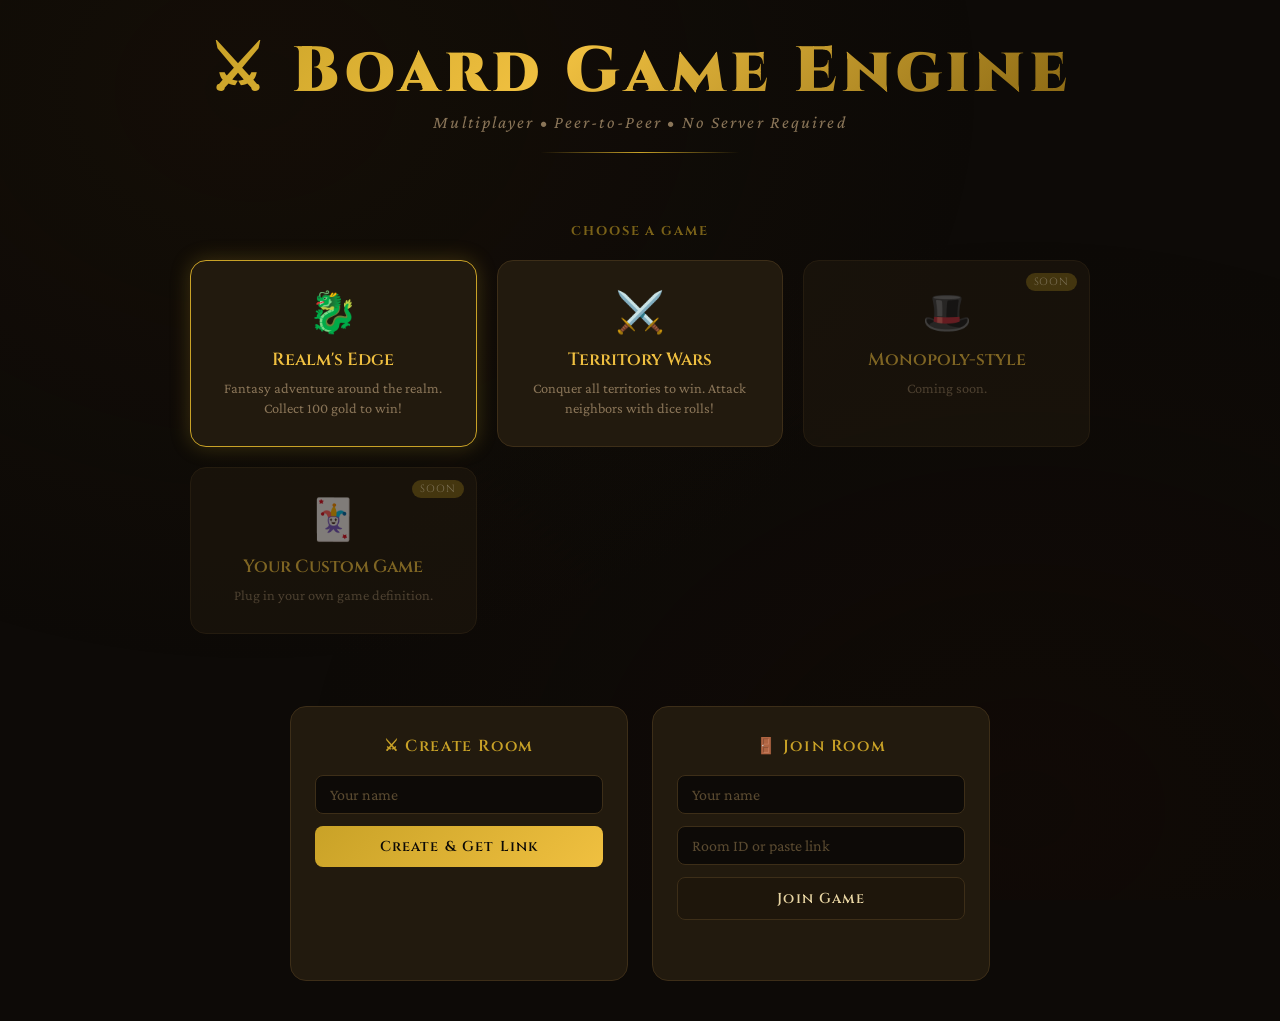
<file: index.html>
<!DOCTYPE html>
<html lang="en">
<head>
  <meta charset="UTF-8">
  <meta name="viewport" content="width=device-width, initial-scale=1.0">
  <title>Board Game Engine — Lobby</title>
  <link rel="stylesheet" href="css/style.css">
  <link rel="icon" href="data:image/svg+xml,<svg xmlns='http://www.w3.org/2000/svg' viewBox='0 0 100 100'><text y='.9em' font-size='90'>🎲</text></svg>">
</head>
<body>

<main class="lobby-page">
  <header class="lobby-header">
    <div class="lobby-logo">⚔ Board Game Engine</div>
    <div class="lobby-subtitle">Multiplayer • Peer-to-Peer • No Server Required</div>
    <div class="gold-divider"></div>
  </header>

  <!-- Game Selection -->
  <section style="width:100%; max-width:900px; margin-bottom:32px;">
    <h2 style="font-family:'Cinzel',serif; color:var(--gold-dim); font-size:0.8rem; letter-spacing:0.15em; text-align:center; margin-bottom:20px;">CHOOSE A GAME</h2>
    <div class="games-grid" id="games-grid">
      <!-- Populated by JS -->
    </div>
  </section>

  <!-- Create / Join panels -->
  <div class="lobby-panels" id="lobby-panels">

    <!-- CREATE ROOM -->
    <div class="lobby-panel">
      <h2>⚔ Create Room</h2>
      <input type="text" id="host-name" placeholder="Your name" maxlength="20">
      <button class="btn btn-primary" id="btn-create" onclick="createRoom()">Create & Get Link</button>

      <div id="room-created" style="display:none; margin-top:16px;">
        <p style="font-size:0.82rem; color:var(--text-dim); margin-bottom:6px;">Share this link with friends:</p>
        <div class="room-link-box" id="room-link-display" onclick="copyLink(this)"></div>
        <p class="copy-hint">Click to copy · Share with up to 3 friends</p>
        <div id="waiting-players" style="margin-top:16px;">
          <p style="font-size:0.85rem; color:var(--text-dim); margin-bottom:8px;">Players in room:</p>
          <ul class="player-list" id="player-list-host"></ul>
        </div>
        <button class="btn btn-primary" id="btn-start" onclick="startGame()" disabled>Start Game</button>
        <p class="status-msg status-info" id="start-status">Waiting for at least 1 more player…</p>
      </div>
      <p class="status-msg" id="create-status"></p>
    </div>

    <!-- JOIN ROOM -->
    <div class="lobby-panel">
      <h2>🚪 Join Room</h2>
      <input type="text" id="join-name" placeholder="Your name" maxlength="20">
      <input type="text" id="join-code" placeholder="Room ID or paste link">
      <button class="btn btn-secondary" id="btn-join" onclick="joinRoom()">Join Game</button>
      <p class="status-msg" id="join-status"></p>
    </div>

  </div>

</main>

<script src="js/games/territory-wars.js"></script>
<script src="js/games/realms-edge.js"></script>

<script>
// ── Available games ─────────────────────────────────────────────────────────
const GAME_LIST = [
  { id: 'realms-edge',    obj: window.GAMES['realms-edge'] },
  { id: 'territory-wars', obj: window.GAMES['territory-wars'] },
  { id: 'monopoly',       obj: null, comingSoon: true, name: 'Monopoly-style', icon: '🎩', desc: 'Coming soon.' },
  { id: 'your-game',      obj: null, comingSoon: true, name: 'Your Custom Game', icon: '🃏', desc: 'Plug in your own game definition.' },
];
let selectedGameId = 'realms-edge';
let hostPlayers = [];
let myName = '';
const PLAYER_COLORS = ['#e74c3c', '#3498db', '#2ecc71', '#f39c12'];

// ── Render game cards ───────────────────────────────────────────────────────
function renderGameCards() {
  const grid = document.getElementById('games-grid');
  grid.innerHTML = GAME_LIST.map(g => {
    const game = g.obj || {};
    const name = g.name || game.name || g.id;
    const icon = g.icon || game.icon || '🎲';
    const desc = g.desc || game.description || '';
    const cs   = g.comingSoon;
    return `
      <div class="game-card ${g.id === selectedGameId ? 'selected' : ''} ${cs ? '' : ''}" 
           onclick="${cs ? '' : `selectGame('${g.id}')`}"
           style="${cs ? 'opacity:0.5;cursor:not-allowed' : 'cursor:pointer'}">
        ${cs ? `<div class="coming-soon">SOON</div>` : ''}
        <div class="game-card-icon">${icon}</div>
        <div class="game-card-name">${name}</div>
        <div class="game-card-desc">${desc}</div>
      </div>
    `;
  }).join('');
}

function selectGame(id) {
  selectedGameId = id;
  renderGameCards();
}

renderGameCards();

// ── CREATE ROOM ─────────────────────────────────────────────────────────────
function createRoom() {
  myName = document.getElementById('host-name').value.trim() || 'Host';
  const roomId = Math.random().toString(36).slice(2, 10);
  sessionStorage.setItem('bge_room', roomId);
  sessionStorage.setItem('bge_name', myName);
  sessionStorage.setItem('bge_host', '1');
  sessionStorage.setItem('bge_game', selectedGameId);
  // Redirect to play.html immediately so the PeerJS peer is live — guests who
  // click the invite link will see the host's lobby and be listed in real-time.
  window.location.href = `play.html?room=${roomId}&game=${selectedGameId}&host=1`;
}

function renderHostPlayerList() {
  const ul = document.getElementById('player-list-host');
  ul.innerHTML = hostPlayers.map((p, i) => `
    <li>
      <span class="player-dot" style="background:${PLAYER_COLORS[i]}"></span>
      ${p.name}${p.isHost ? ' <span style="font-size:0.75rem;color:var(--text-dim)">(you)</span>' : ''}
    </li>
  `).join('');
}

function updateStartButton() {
  const btn = document.getElementById('btn-start');
  const status = document.getElementById('start-status');
  btn.disabled = false;
  status.textContent = 'Share the link above. Friends can join once you click Start Game.';
  sessionStorage.setItem('bge_players', JSON.stringify(hostPlayers));
}

function startGame() {
  sessionStorage.setItem('bge_players', JSON.stringify(hostPlayers));
  const roomId = sessionStorage.getItem('bge_room');
  window.location.href = `play.html?room=${roomId}&game=${selectedGameId}&host=1`;
}

function copyLink(el) {
  navigator.clipboard.writeText(el.textContent.trim()).then(() => {
    const orig = el.textContent;
    el.textContent = '✅ Copied!';
    setTimeout(() => el.textContent = orig, 1800);
  });
}

// ── JOIN ROOM ────────────────────────────────────────────────────────────────
function joinRoom() {
  myName = document.getElementById('join-name').value.trim() || 'Guest';
  let code = document.getElementById('join-code').value.trim();

  // Extract room ID from full link if pasted
  const match = code.match(/[?&]room=([^&]+)/);
  if (match) code = match[1];

  const gameMatch = document.getElementById('join-code').value.match(/[?&]game=([^&]+)/);
  const gameId = gameMatch ? gameMatch[1] : selectedGameId;

  if (!code) {
    setJoinStatus('Enter a Room ID or paste the link', 'err');
    return;
  }

  sessionStorage.setItem('bge_room', code);
  sessionStorage.setItem('bge_name', myName);
  sessionStorage.setItem('bge_host', '0');
  sessionStorage.setItem('bge_game', gameId);
  // The actual P2P connection happens in play.html
  window.location.href = `play.html?room=${code}&game=${gameId}`;
}

function setJoinStatus(msg, type) {
  const el = document.getElementById('join-status');
  el.textContent = msg;
  el.className = `status-msg status-${type}`;
}

// Auto-fill join code from URL
const urlRoom = new URLSearchParams(location.search).get('room');
if (urlRoom) {
  document.getElementById('join-code').value = location.href;
}
</script>
</body>
</html>
</file>
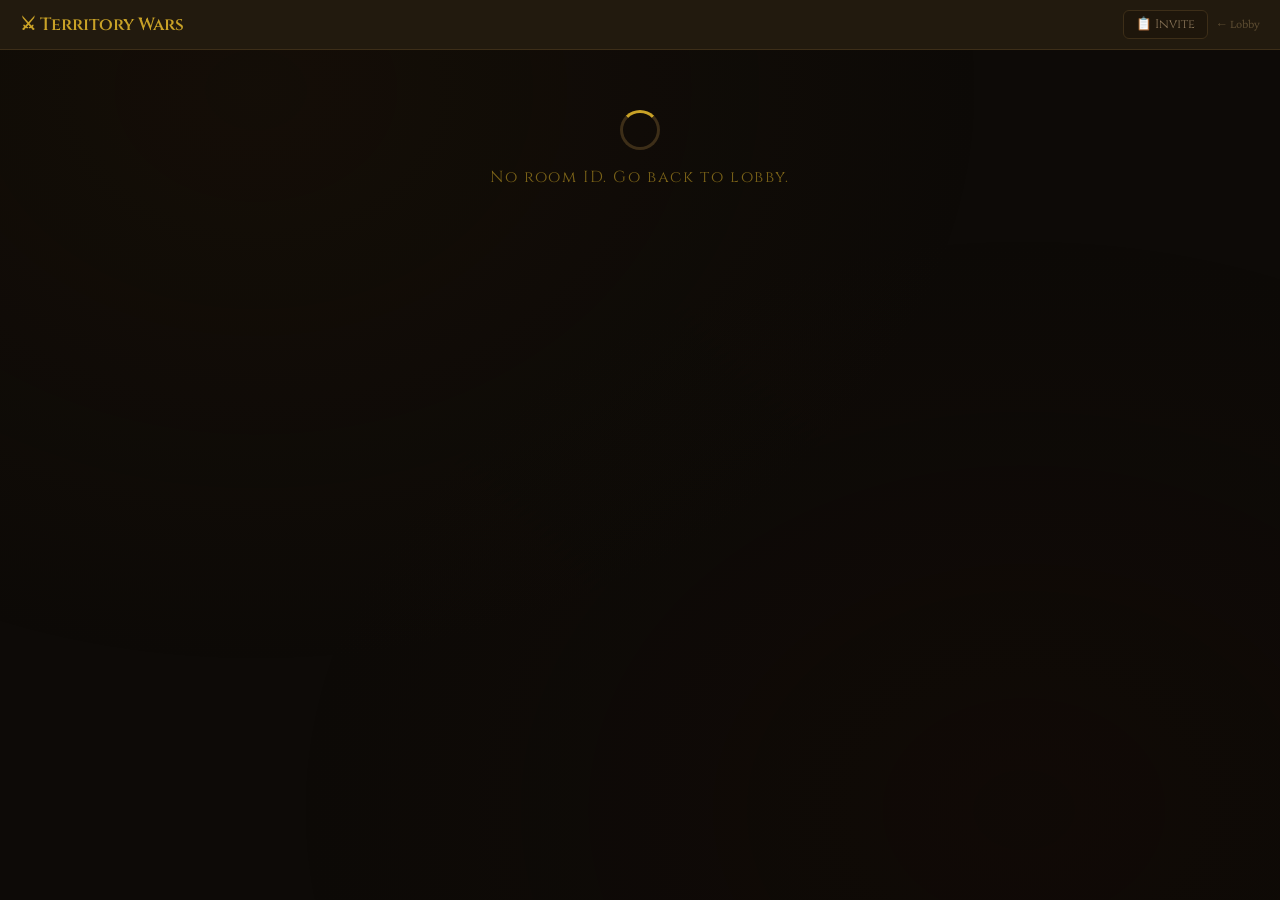
<file: play.html>
<!DOCTYPE html>
<html lang="en">
<head>
  <meta charset="UTF-8">
  <meta name="viewport" content="width=device-width, initial-scale=1.0">
  <title>Board Game Engine — Play</title>
  <link rel="stylesheet" href="css/style.css">
  <link rel="icon" href="data:image/svg+xml,<svg xmlns='http://www.w3.org/2000/svg' viewBox='0 0 100 100'><text y='.9em' font-size='90'>🎲</text></svg>">
</head>
<body>

<div class="game-page" id="game-page">

  <!-- Header -->
  <header class="game-header">
    <div>
      <span class="game-header-title" id="game-title">⚔ Board Game Engine</span>
      <span class="header-status" id="header-status" style="margin-left:12px"></span>
    </div>
    <div class="header-players" id="header-players"></div>
    <div style="display:flex;gap:8px;align-items:center">
      <button onclick="copyRoomLink()" style="background:var(--bg-panel);border:1px solid var(--border);color:var(--text-dim);border-radius:6px;padding:5px 12px;cursor:pointer;font-size:0.78rem;font-family:'Cinzel',serif" title="Copy room link">📋 Invite</button>
      <a href="index.html" style="color:var(--text-muted);font-size:0.78rem;text-decoration:none">← Lobby</a>
    </div>
  </header>

  <!-- Loading state -->
  <div id="loading-screen" class="loading">
    <div class="spinner"></div>
    <div id="loading-msg">Connecting…</div>
  </div>

  <!-- Host pre-game lobby (live — guests appear here as they connect) -->
  <div id="host-lobby" style="display:none;flex-direction:column;align-items:center;justify-content:center;flex:1;gap:20px;padding:40px;text-align:center">
    <div style="font-family:'Cinzel',serif;color:var(--gold);font-size:1rem;letter-spacing:.12em">ROOM READY</div>
    <div style="font-size:0.82rem;color:var(--text-dim)">Share this link — friends can join now:</div>
    <div id="lobby-link" onclick="copyRoomLink()" title="Click to copy"
         style="cursor:pointer;background:var(--bg-panel);border:1px solid var(--border);padding:10px 18px;border-radius:8px;font-size:0.78rem;max-width:500px;word-break:break-all"></div>
    <div id="lobby-players" style="display:flex;gap:8px;flex-wrap:wrap;justify-content:center;min-height:32px"></div>
    <button class="btn btn-primary" onclick="hostStartGame()">▶ Start Game</button>
    <p style="font-size:0.75rem;color:var(--text-muted);margin:0">You can start alone or wait for others to join.</p>
  </div>

  <!-- Guest waiting screen -->
  <div id="guest-waiting" style="display:none;flex-direction:column;align-items:center;justify-content:center;flex:1;gap:14px">
    <div class="spinner"></div>
    <div style="color:var(--text-dim)">Connected — waiting for host to start…</div>
    <div id="guest-lobby-players" style="display:flex;gap:8px;flex-wrap:wrap;justify-content:center;min-height:28px"></div>
  </div>

  <!-- Game container -->
  <div id="game-container" style="display:none"></div>

  <!-- Chat bar -->
  <div class="chat-panel" id="chat-panel" style="display:none">
    <div class="chat-log" id="chat-log" style="flex:1;max-height:60px;overflow-y:auto"></div>
    <input type="text" class="chat-input" id="chat-input" placeholder="Chat…" maxlength="120" onkeydown="if(event.key==='Enter')sendChat()">
    <button class="chat-send" onclick="sendChat()">Send</button>
  </div>

</div>

<script src="js/peerjs.min.js"></script>
<script src="js/engine.js"></script>
<script src="js/network.js"></script>
<script src="js/games/territory-wars.js"></script>
<script src="js/games/realms-edge.js"></script>

<script>
// ── Parse URL params + sessionStorage ────────────────────────────────────────
const params = new URLSearchParams(location.search);
const roomId  = params.get('room');
const gameId  = params.get('game') || sessionStorage.getItem('bge_game') || 'territory-wars';
const isHost  = params.get('host') === '1' || sessionStorage.getItem('bge_host') === '1';
const myName  = sessionStorage.getItem('bge_name') || 'Player';
const storedPlayers = JSON.parse(sessionStorage.getItem('bge_players') || 'null');

const game = window.GAMES[gameId];
if (!game) {
  document.getElementById('loading-msg').textContent = `Unknown game: ${gameId}`;
  throw new Error('Unknown game');
}

document.getElementById('game-title').textContent = `⚔ ${game.name}`;
document.title = `${game.name} — Board Game Engine`;

// ── Network & Engine ─────────────────────────────────────────────────────────
let network = null;
let engine  = null;
let myPlayerId = null;
let allPlayers = []; // list of {id, name, color}

const PLAYER_COLORS = ['#e74c3c', '#3498db', '#2ecc71', '#f39c12'];

function setLoading(msg) {
  document.getElementById('loading-msg').textContent = msg;
}

function hideLoading() {
  document.getElementById('loading-screen').style.display = 'none';
  document.getElementById('game-container').style.display = 'block';
  document.getElementById('chat-panel').style.display = 'flex';
}

function setHeaderStatus(msg, color = 'var(--text-dim)') {
  const el = document.getElementById('header-status');
  el.textContent = msg;
  el.style.color = color;
}

function renderHeaderPlayers() {
  document.getElementById('header-players').innerHTML = allPlayers.map((p, i) => `
    <span style="font-size:0.78rem;font-family:'Cinzel',serif;color:${p.color || PLAYER_COLORS[i]};padding:3px 10px;border:1px solid ${p.color || PLAYER_COLORS[i]}40;border-radius:20px">
      ${p.name}${p.id === myPlayerId ? ' (you)' : ''}
    </span>
  `).join('');
}

// ── Chat ─────────────────────────────────────────────────────────────────────
function sendChat() {
  const input = document.getElementById('chat-input');
  const text = input.value.trim();
  if (!text) return;
  network.sendChat(text, myName);
  input.value = '';
}

function appendChat(senderName, text) {
  const log = document.getElementById('chat-log');
  const line = document.createElement('div');
  line.className = 'chat-line';
  line.innerHTML = `<strong>${senderName}:</strong> ${text}`;
  log.appendChild(line);
  log.scrollTop = log.scrollHeight;
}

// ── Pre-game lobby helpers ────────────────────────────────────────────────────
function renderLobbyPlayers() {
  document.getElementById('lobby-players').innerHTML = allPlayers.map((p, i) =>
    `<span style="font-size:0.82rem;color:${p.color||PLAYER_COLORS[i]};padding:3px 10px;border:1px solid ${(p.color||PLAYER_COLORS[i])}40;border-radius:16px">${p.name}${p.id===myPlayerId?' (you)':''}</span>`
  ).join('');
}

function hostStartGame() {
  document.getElementById('host-lobby').style.display = 'none';
  // Notify each guest individually so they know their own player ID
  allPlayers.forEach((p, i) => {
    if (i === 0) return; // skip host
    network.sendTo(p.id, { type: 'START_GAME', players: allPlayers, yourPlayerId: p.id });
  });
  startGame(allPlayers); // host starts; engine.startGame broadcasts STATE_UPDATE to all guests
}

// ── Init ─────────────────────────────────────────────────────────────────────
async function init() {
  if (!roomId) {
    setLoading('No room ID. Go back to lobby.');
    return;
  }

  network = new P2PNetwork();

  // Chat handler
  network.onMessage = (msg, fromId) => {
    if (msg.type === 'CHAT') {
      appendChat(msg.senderName, msg.text);
      // If host, forward to others
      if (isHost) network.broadcast(msg);
    }
  };

  if (isHost) {
    setLoading('Setting up room…');
    try {
      const hostId = await network.createRoom(myName, roomId);
      myPlayerId = hostId;
      allPlayers = [{ id: hostId, name: myName, color: PLAYER_COLORS[0] }];
      renderHeaderPlayers();
      setHeaderStatus('Hosting · Room ' + hostId.slice(0,8) + '…', 'var(--gold)');

      // Show pre-game lobby — the peer is live so guests can connect and appear here
      document.getElementById('loading-screen').style.display = 'none';
      document.getElementById('host-lobby').style.display = 'flex';
      document.getElementById('lobby-link').textContent =
        `${location.origin}${location.pathname}?room=${roomId}&game=${gameId}`;
      renderLobbyPlayers();

      network.onPlayerJoined = (p) => {
        const color = PLAYER_COLORS[allPlayers.length % PLAYER_COLORS.length];
        const tempState = game.createInitialState([{ id: p.peerId, name: p.name }]);
        const guest = { ...tempState.players[0], color };
        allPlayers.push(guest);
        renderHeaderPlayers();
        renderLobbyPlayers();
        setHeaderStatus(`${p.name} joined`, 'var(--green)');
        setTimeout(() => setHeaderStatus('Hosting', 'var(--gold)'), 3000);

        if (engine?.state) {
          // Game already running (late joiner) — sync state with their player ID
          engine.state.players.push(guest);
          engine.forceRender();
          network.sendTo(p.peerId, { type: 'STATE_UPDATE', state: engine.state, yourPlayerId: p.peerId });
          network.broadcast({ type: 'STATE_UPDATE', state: engine.state });
        } else {
          // Still in lobby — push updated player list to every connected guest
          allPlayers.forEach((gp, i) => {
            if (i === 0) return; // skip host
            network.sendTo(gp.id, { type: 'LOBBY_UPDATE', players: allPlayers, yourPlayerId: gp.id });
          });
        }
      };

      network.onMessage = (msg, fromId) => {
        if (msg.type === 'ACTION' && engine) {
          engine._processAction(msg.action);
        } else if (msg.type === 'CHAT') {
          appendChat(msg.senderName, msg.text);
          network.broadcast(msg);
        }
      };

    } catch(e) {
      setLoading('Failed to create room: ' + e.message);
    }

  } else {
    // Guest
    setLoading('Connecting to host…');
    network.onRetry = (attempt, max) => setLoading(`Waiting for host… (${attempt}/${max})`);
    try {
      const myId = await network.joinRoom(roomId, myName);
      myPlayerId = myId;
      setHeaderStatus('Connected · Room ' + roomId.slice(0,8) + '…', 'var(--green)');

      // Show waiting screen; host will send LOBBY_UPDATE while in pre-game,
      // or START_GAME / STATE_UPDATE when the game begins.
      document.getElementById('loading-screen').style.display = 'none';
      document.getElementById('guest-waiting').style.display = 'flex';

      network.onMessage = (msg, fromId) => {
        if (msg.type === 'LOBBY_UPDATE') {
          // Host updated the lobby player list
          myPlayerId = msg.yourPlayerId;
          allPlayers = msg.players;
          renderHeaderPlayers();
          document.getElementById('guest-lobby-players').innerHTML = msg.players.map((p, i) =>
            `<span style="font-size:0.82rem;color:${p.color||PLAYER_COLORS[i]};padding:3px 10px;border:1px solid ${(p.color||PLAYER_COLORS[i])}40;border-radius:16px">${p.name}${p.id===myPlayerId?' (you)':''}</span>`
          ).join('');

        } else if (msg.type === 'START_GAME') {
          myPlayerId = msg.yourPlayerId || myPlayerId;
          document.getElementById('guest-waiting').style.display = 'none';
          startGame(msg.players);

        } else if (msg.type === 'STATE_UPDATE' || msg.type === 'GAME_OVER') {
          if (msg.yourPlayerId) myPlayerId = msg.yourPlayerId;
          if (!engine) {
            document.getElementById('guest-waiting').style.display = 'none';
            startGame(msg.state.players, msg.state);
          } else {
            engine._handleNetworkMessage(msg, fromId);
          }
        } else if (msg.type === 'CHAT') {
          appendChat(msg.senderName, msg.text);
        }
      };

    } catch(e) {
      setLoading('Could not connect. Room may not exist or host left.');
    }
  }
}

function startGame(players, existingState = null) {
  allPlayers = players;
  renderHeaderPlayers();
  hideLoading();

  const container = document.getElementById('game-container');

  // Find my player id that matches a player
  // For host: myPlayerId = roomId (PeerJS id)
  // For guest: need to figure out which player slot
  const matchedPlayer = players.find(p => p.id === myPlayerId || p.name === myName);
  const effectiveId = matchedPlayer?.id || players[0]?.id;

  engine = new BoardGameEngine({
    game,
    network,
    container,
    playerId: effectiveId,
    isHost
  });

  // The engine overwrites network.onMessage in its constructor.
  // Wrap it so CHAT is intercepted before reaching the engine,
  // and the host forwards guest chat to everyone else.
  const engineMsgHandler = network.onMessage;
  network.onMessage = (msg, fromId) => {
    if (msg.type === 'CHAT') {
      appendChat(msg.senderName, msg.text);
      if (isHost && fromId !== network.myId) network.broadcast(msg);
    } else {
      engineMsgHandler?.(msg, fromId);
    }
  };

  engine.on('log', entry => {
    if (engine.state) {
      engine.state.log = engine.state.log || [];
      engine.state.log.push(entry.msg);
    }
  });

  engine.on('gameover', winner => {
    setHeaderStatus(`🏆 ${winner?.name} wins!`, 'var(--gold)');
  });

  engine.on('invalid-action', result => {
    setHeaderStatus(result.reason || 'Invalid action', 'var(--red)');
    setTimeout(() => setHeaderStatus(''), 2000);
  });

  if (isHost && !existingState) {
    engine.startGame(players);
  } else if (existingState) {
    engine.state = existingState;
    engine.forceRender();
  }
}

function copyRoomLink() {
  const link = `${location.origin}${location.pathname.replace('play.html','index.html')}?room=${roomId}&game=${gameId}`;
  navigator.clipboard.writeText(link).then(() => {
    setHeaderStatus('Link copied!', 'var(--green)');
    setTimeout(() => setHeaderStatus(''), 2000);
  });
}

init();
</script>
</body>
</html>
</file>
<file: css/style.css>
/* ═══════════════════════════════════════════════════════════════════════════
   BOARD GAME ENGINE — Styles
   Aesthetic: Dark tabletop luxury — mahogany, felt green, aged gold
   ═══════════════════════════════════════════════════════════════════════════ */

@import url('https://fonts.googleapis.com/css2?family=Cinzel:wght@400;600;900&family=Crimson+Pro:ital,wght@0,300;0,400;0,600;1,300;1,400&display=swap');

:root {
  --bg-deep:     #0d0a07;
  --bg-dark:     #1a1208;
  --bg-card:     #221a0e;
  --bg-panel:    #1e160b;
  --border:      #3d2e18;
  --border-glow: #8b6914;
  --gold:        #c9a227;
  --gold-light:  #f0c040;
  --gold-dim:    #7a6218;
  --text-main:   #e8d5a3;
  --text-dim:    #8a7558;
  --text-muted:  #5a4a30;
  --felt:        #0d2d1a;
  --felt-light:  #143d25;
  --red:         #c0392b;
  --green:       #27ae60;
  --radius:      8px;
  --radius-lg:   16px;
}

* { box-sizing: border-box; margin: 0; padding: 0; }

html, body {
  min-height: 100vh;
  background: var(--bg-deep);
  color: var(--text-main);
  font-family: 'Crimson Pro', serif;
  font-size: 16px;
  overflow-x: hidden;
}

/* ── Background texture ── */
body::before {
  content: '';
  position: fixed;
  inset: 0;
  background-image:
    radial-gradient(ellipse at 20% 10%, #2a1a0840 0%, transparent 50%),
    radial-gradient(ellipse at 80% 90%, #1a0a0440 0%, transparent 50%);
  pointer-events: none;
  z-index: 0;
}

/* ════════════════════════════════════════
   LOBBY PAGE
   ════════════════════════════════════════ */

.lobby-page {
  position: relative;
  z-index: 1;
  min-height: 100vh;
  display: flex;
  flex-direction: column;
  align-items: center;
  padding: 40px 20px;
}

.lobby-header {
  text-align: center;
  margin-bottom: 50px;
}

.lobby-logo {
  font-family: 'Cinzel', serif;
  font-size: clamp(2rem, 6vw, 4rem);
  font-weight: 900;
  background: linear-gradient(135deg, #c9a227 0%, #f0c040 40%, #8b6914 100%);
  -webkit-background-clip: text;
  -webkit-text-fill-color: transparent;
  background-clip: text;
  letter-spacing: 0.08em;
  line-height: 1;
  margin-bottom: 8px;
}

.lobby-subtitle {
  color: var(--text-dim);
  font-style: italic;
  font-size: 1.1rem;
  letter-spacing: 0.12em;
}

.gold-divider {
  width: 200px;
  height: 1px;
  background: linear-gradient(90deg, transparent, var(--gold), transparent);
  margin: 20px auto;
}

/* Game selection grid */
.games-grid {
  display: grid;
  grid-template-columns: repeat(auto-fill, minmax(240px, 1fr));
  gap: 20px;
  max-width: 900px;
  width: 100%;
  margin-bottom: 40px;
}

.game-card {
  background: var(--bg-card);
  border: 1px solid var(--border);
  border-radius: var(--radius-lg);
  padding: 28px 22px;
  cursor: pointer;
  transition: all 0.25s ease;
  text-align: center;
  position: relative;
  overflow: hidden;
}

.game-card::before {
  content: '';
  position: absolute;
  inset: 0;
  background: linear-gradient(135deg, var(--gold-dim)10 0%, transparent 60%);
  opacity: 0;
  transition: opacity 0.25s;
}

.game-card:hover::before { opacity: 1; }
.game-card:hover { border-color: var(--gold); transform: translateY(-3px); box-shadow: 0 8px 30px #c9a22720; }
.game-card.selected { border-color: var(--gold); box-shadow: 0 0 20px #c9a22740; }

.game-card-icon { font-size: 2.5rem; margin-bottom: 12px; }
.game-card-name { font-family: 'Cinzel', serif; font-size: 1.1rem; font-weight: 600; color: var(--gold-light); margin-bottom: 6px; }
.game-card-desc { font-size: 0.9rem; color: var(--text-dim); line-height: 1.4; }

.coming-soon {
  position: absolute;
  top: 12px; right: 12px;
  font-size: 0.65rem;
  background: var(--gold-dim);
  color: var(--text-main);
  padding: 2px 8px;
  border-radius: 20px;
  font-family: 'Cinzel', serif;
  letter-spacing: 0.08em;
}

/* Lobby panels */
.lobby-panels {
  display: grid;
  grid-template-columns: 1fr 1fr;
  gap: 24px;
  max-width: 700px;
  width: 100%;
}

@media (max-width: 580px) {
  .lobby-panels { grid-template-columns: 1fr; }
}

.lobby-panel {
  background: var(--bg-card);
  border: 1px solid var(--border);
  border-radius: var(--radius-lg);
  padding: 28px 24px;
}

.lobby-panel h2 {
  font-family: 'Cinzel', serif;
  font-size: 1rem;
  font-weight: 600;
  color: var(--gold);
  letter-spacing: 0.1em;
  margin-bottom: 18px;
  text-align: center;
}

/* Inputs & buttons */
input[type="text"] {
  width: 100%;
  background: var(--bg-deep);
  border: 1px solid var(--border);
  border-radius: var(--radius);
  color: var(--text-main);
  font-family: 'Crimson Pro', serif;
  font-size: 1rem;
  padding: 10px 14px;
  margin-bottom: 12px;
  transition: border-color 0.2s;
  outline: none;
}
input[type="text"]:focus { border-color: var(--gold); }
input[type="text"]::placeholder { color: var(--text-muted); }

.btn {
  display: block;
  width: 100%;
  padding: 11px 20px;
  border: none;
  border-radius: var(--radius);
  cursor: pointer;
  font-family: 'Cinzel', serif;
  font-size: 0.9rem;
  font-weight: 600;
  letter-spacing: 0.08em;
  transition: all 0.2s;
  text-align: center;
}

.btn-primary {
  background: linear-gradient(135deg, #c9a227, #f0c040);
  color: #0d0a07;
}
.btn-primary:hover { filter: brightness(1.15); transform: translateY(-1px); }

.btn-secondary {
  background: var(--bg-panel);
  color: var(--text-main);
  border: 1px solid var(--border);
}
.btn-secondary:hover { border-color: var(--gold); color: var(--gold); }

.btn:disabled {
  opacity: 0.4;
  cursor: not-allowed;
  transform: none;
}

/* Room link display */
.room-link-box {
  background: var(--bg-deep);
  border: 1px solid var(--border-glow);
  border-radius: var(--radius);
  padding: 10px 14px;
  margin: 12px 0;
  font-size: 0.8rem;
  color: var(--gold-light);
  word-break: break-all;
  cursor: pointer;
  transition: background 0.2s;
  font-family: monospace;
}
.room-link-box:hover { background: #2a1a0a; }

.copy-hint { font-size: 0.75rem; color: var(--text-muted); text-align: center; margin-top: 4px; }

/* Status messages */
.status-msg { font-size: 0.9rem; text-align: center; margin-top: 12px; min-height: 20px; }
.status-ok  { color: var(--green); }
.status-err { color: var(--red); }
.status-info { color: var(--text-dim); font-style: italic; }

/* Waiting room */
.waiting-room {
  text-align: center;
  padding: 20px;
}

.waiting-room h3 {
  font-family: 'Cinzel', serif;
  color: var(--gold);
  margin-bottom: 12px;
}

.player-list {
  list-style: none;
  margin: 16px 0;
}

.player-list li {
  display: flex;
  align-items: center;
  gap: 10px;
  padding: 8px 12px;
  background: var(--bg-panel);
  border-radius: var(--radius);
  margin-bottom: 8px;
  font-size: 0.95rem;
}

.player-dot {
  width: 10px; height: 10px;
  border-radius: 50%;
}

/* ════════════════════════════════════════
   GAME PAGE
   ════════════════════════════════════════ */

.game-page {
  position: relative;
  z-index: 1;
  min-height: 100vh;
  display: flex;
  flex-direction: column;
}

.game-header {
  background: var(--bg-card);
  border-bottom: 1px solid var(--border);
  padding: 10px 20px;
  display: flex;
  align-items: center;
  justify-content: space-between;
  flex-wrap: wrap;
  gap: 10px;
}

.game-header-title {
  font-family: 'Cinzel', serif;
  font-size: 1.1rem;
  color: var(--gold);
  font-weight: 600;
}

.header-status {
  font-size: 0.85rem;
  color: var(--text-dim);
}

.header-players {
  display: flex;
  gap: 8px;
  flex-wrap: wrap;
}

/* ── Game rendering area ── */
#game-container {
  flex: 1;
  padding: 12px;
  overflow: auto;
}

/* Game wrap */
.game-wrap {
  max-width: 1100px;
  margin: 0 auto;
}

.game-top-bar {
  display: flex;
  align-items: center;
  gap: 12px;
  flex-wrap: wrap;
  margin-bottom: 12px;
  background: var(--bg-card);
  border: 1px solid var(--border);
  border-radius: var(--radius);
  padding: 10px 16px;
}

.turn-badge {
  font-family: 'Cinzel', serif;
  font-size: 0.8rem;
  font-weight: 600;
  letter-spacing: 0.08em;
  padding: 4px 12px;
  border-radius: 20px;
  border: 1px solid;
}

.phase-badge {
  font-size: 0.8rem;
  background: var(--bg-panel);
  border: 1px solid var(--border);
  border-radius: 20px;
  padding: 4px 12px;
  color: var(--text-dim);
  font-family: 'Cinzel', serif;
  letter-spacing: 0.06em;
}

.armies-badge {
  font-size: 0.8rem;
  background: #27ae6020;
  border: 1px solid #27ae60;
  border-radius: 20px;
  padding: 4px 12px;
  color: #27ae60;
  animation: pulse 1.5s infinite;
}

@keyframes pulse {
  0%, 100% { opacity: 1; }
  50% { opacity: 0.6; }
}

.player-list-mini {
  display: flex;
  gap: 8px;
  flex-wrap: wrap;
  margin-left: auto;
}

.player-chip {
  font-size: 0.75rem;
  border: 1px solid;
  border-radius: 20px;
  padding: 3px 10px;
  display: flex;
  align-items: center;
  gap: 5px;
  font-family: 'Cinzel', serif;
}

.player-chip.dead { opacity: 0.35; text-decoration: line-through; }

.chip-dot { width: 7px; height: 7px; border-radius: 50%; }
.chip-count { margin-left: 3px; font-size: 0.8rem; }

/* ── Game main layout ── */
.game-main {
  display: grid;
  grid-template-columns: 1fr 240px;
  gap: 12px;
  align-items: start;
}

@media (max-width: 700px) {
  .game-main { grid-template-columns: 1fr; }
}

/* ── Map ── */
.map-container {
  background: var(--felt);
  border: 2px solid var(--border);
  border-radius: var(--radius-lg);
  overflow: hidden;
  box-shadow: inset 0 0 40px #00000060;
  position: relative;
}

#game-map {
  width: 100%;
  height: auto;
  display: block;
}

.map-edge {
  stroke: #2a4a30;
  stroke-width: 2;
  stroke-dasharray: 6, 4;
}

.territory text { pointer-events: none; }

.terr-name {
  font-family: 'Cinzel', serif;
  font-size: 9px;
  fill: #c8d8c0;
  letter-spacing: 0.04em;
}

.terr-armies {
  font-family: 'Cinzel', serif;
  font-size: 11px;
  fill: #f0e8c0;
  font-weight: 600;
}

.territory.selected circle { stroke-width: 3; }
.territory:hover circle { opacity: 0.9; }
.territory.attackable circle { stroke: #ff4444 !important; }

/* ── Side panel ── */
.side-panel {
  display: flex;
  flex-direction: column;
  gap: 12px;
}

.controls-panel {
  background: var(--bg-card);
  border: 1px solid var(--border);
  border-radius: var(--radius);
  padding: 16px;
}

.controls-panel h3 {
  font-family: 'Cinzel', serif;
  font-size: 0.9rem;
  color: var(--gold);
  margin-bottom: 10px;
}

.hint {
  font-size: 0.82rem;
  color: var(--text-dim);
  font-style: italic;
  line-height: 1.4;
  margin-bottom: 12px;
}

.waiting-text {
  font-size: 0.9rem;
  color: var(--text-dim);
  font-style: italic;
  text-align: center;
  padding: 12px 0;
}

.ctrl-btn {
  display: block;
  width: 100%;
  padding: 9px;
  border-radius: var(--radius);
  border: none;
  cursor: pointer;
  font-family: 'Cinzel', serif;
  font-size: 0.8rem;
  font-weight: 600;
  letter-spacing: 0.06em;
  transition: all 0.2s;
  margin-top: 8px;
}

.ctrl-btn.primary { background: linear-gradient(135deg, #c9a227, #f0c040); color: #0d0a07; }
.ctrl-btn.primary:hover { filter: brightness(1.15); }
.ctrl-btn.secondary { background: var(--bg-panel); color: var(--text-main); border: 1px solid var(--border); }
.ctrl-btn.secondary:hover { border-color: var(--gold); color: var(--gold); }

/* Dice result */
.dice-result {
  background: var(--bg-card);
  border: 1px solid var(--border-glow);
  border-radius: var(--radius);
  padding: 14px;
}

.dice-row {
  display: flex;
  align-items: center;
  gap: 6px;
  margin-bottom: 6px;
}

.dice-label {
  font-size: 0.75rem;
  color: var(--text-dim);
  width: 48px;
  font-family: 'Cinzel', serif;
}

.die {
  width: 28px;
  height: 28px;
  border-radius: 5px;
  display: flex;
  align-items: center;
  justify-content: center;
  font-family: 'Cinzel', serif;
  font-weight: 600;
  font-size: 0.9rem;
}

.die.atk { background: #c0392b22; border: 1px solid #c0392b; color: #e74c3c; }
.die.def { background: #2980b922; border: 1px solid #2980b9; color: #3498db; }

.dice-outcome {
  font-size: 0.8rem;
  color: var(--gold);
  font-family: 'Cinzel', serif;
  margin-top: 6px;
  text-align: center;
}

/* Game log */
.game-log {
  background: var(--bg-card);
  border: 1px solid var(--border);
  border-radius: var(--radius);
  padding: 14px;
  max-height: 200px;
  overflow-y: auto;
}

.game-log h4 {
  font-family: 'Cinzel', serif;
  font-size: 0.8rem;
  color: var(--gold-dim);
  letter-spacing: 0.08em;
  margin-bottom: 8px;
}

.log-line {
  font-size: 0.78rem;
  color: var(--text-dim);
  padding: 3px 0;
  border-bottom: 1px solid var(--bg-panel);
  line-height: 1.4;
}

.log-line:last-child { border-bottom: none; }

/* Game over overlay */
.gameover-overlay {
  position: fixed;
  inset: 0;
  background: #0d0a07cc;
  display: flex;
  align-items: center;
  justify-content: center;
  z-index: 100;
  backdrop-filter: blur(6px);
  animation: fadeIn 0.5s ease;
}

.gameover-box {
  background: var(--bg-card);
  border: 2px solid var(--gold);
  border-radius: var(--radius-lg);
  padding: 50px 60px;
  text-align: center;
  box-shadow: 0 0 60px #c9a22740;
  animation: scaleIn 0.4s ease;
}

.gameover-crown { font-size: 4rem; margin-bottom: 16px; }
.gameover-box h2 { font-family: 'Cinzel', serif; font-size: 2rem; color: var(--gold-light); margin-bottom: 10px; }
.gameover-box p { color: var(--text-dim); font-style: italic; font-size: 1.1rem; }

@keyframes fadeIn { from { opacity: 0; } to { opacity: 1; } }
@keyframes scaleIn { from { transform: scale(0.8); opacity: 0; } to { transform: scale(1); opacity: 1; } }

/* ── Chat ── */
.chat-panel {
  background: var(--bg-card);
  border-top: 1px solid var(--border);
  padding: 10px 20px;
  display: flex;
  gap: 10px;
  align-items: center;
}

.chat-input {
  flex: 1;
  background: var(--bg-deep);
  border: 1px solid var(--border);
  border-radius: var(--radius);
  color: var(--text-main);
  font-family: 'Crimson Pro', serif;
  font-size: 0.9rem;
  padding: 8px 12px;
  outline: none;
}
.chat-input:focus { border-color: var(--gold); }

.chat-send {
  background: var(--gold-dim);
  border: none;
  border-radius: var(--radius);
  color: var(--text-main);
  padding: 8px 16px;
  cursor: pointer;
  font-family: 'Cinzel', serif;
  font-size: 0.8rem;
}

/* Chat log popup */
.chat-log {
  max-height: 120px;
  overflow-y: auto;
  font-size: 0.82rem;
  color: var(--text-dim);
}

.chat-line { padding: 2px 0; }
.chat-line strong { color: var(--text-main); }

/* Loading spinner */
.loading {
  text-align: center;
  padding: 60px;
  font-family: 'Cinzel', serif;
  color: var(--gold-dim);
  font-size: 1rem;
  letter-spacing: 0.1em;
}

.spinner {
  width: 40px;
  height: 40px;
  border: 3px solid var(--border);
  border-top-color: var(--gold);
  border-radius: 50%;
  animation: spin 1s linear infinite;
  margin: 0 auto 16px;
}

@keyframes spin { to { transform: rotate(360deg); } }

/* Scrollbar */
::-webkit-scrollbar { width: 6px; }
::-webkit-scrollbar-track { background: var(--bg-deep); }
::-webkit-scrollbar-thumb { background: var(--border); border-radius: 3px; }
::-webkit-scrollbar-thumb:hover { background: var(--gold-dim); }

/* ════════════════════════════════════════
   REALM'S EDGE — Game-specific styles
   ════════════════════════════════════════ */

.re-wrap { max-width: 1140px; margin: 0 auto; padding: 8px; }

.re-layout {
  display: grid;
  grid-template-columns: 1fr 272px;
  gap: 14px;
  align-items: start;
}
@media (max-width: 720px) { .re-layout { grid-template-columns: 1fr; } }

/* Board */
.re-board-svg-wrap {
  background: var(--felt);
  border: 2px solid var(--border);
  border-radius: var(--radius-lg);
  overflow: hidden;
  box-shadow: inset 0 0 50px #00000070;
  /* Let the SVG fill as much board column width as possible */
  width: 100%;
  display: flex;
  align-items: center;
  justify-content: center;
}
.re-board-svg-wrap svg {
  width: 100%;
  height: auto;
  display: block;
}

/* Side column */
.re-side-col { display: flex; flex-direction: column; gap: 10px; }

/* Player cards */
.re-players { display: flex; flex-direction: column; gap: 8px; }

.re-pcard {
  background: var(--bg-card);
  border: 1px solid;
  border-radius: var(--radius);
  padding: 10px 12px;
  transition: border-color 0.2s;
}
.re-pcard.cur { box-shadow: 0 0 12px #c9a22730; }

.re-pcard-head { display: flex; align-items: center; gap: 7px; margin-bottom: 3px; }
.re-icon { font-size: 1.1rem; }
.re-live-dot {
  width: 8px; height: 8px; border-radius: 50%;
  margin-left: auto;
  animation: pulse 1.4s infinite;
}
.re-pclass { font-size: 0.72rem; color: var(--text-muted); font-style: italic; margin-bottom: 5px; }

.re-bar-row { display: flex; align-items: center; gap: 5px; margin-bottom: 3px; }
.re-bl { font-size: 0.7rem; width: 18px; }
.re-barbg { flex: 1; height: 5px; background: var(--bg-panel); border-radius: 3px; overflow: hidden; }
.re-barfill { height: 100%; border-radius: 3px; transition: width 0.4s ease; }
.re-bv { font-size: 0.7rem; color: var(--text-dim); width: 36px; text-align: right; }
.re-pmini { font-size: 0.68rem; color: var(--text-muted); margin-top: 4px; }

/* Action panel */
.re-actions {
  background: var(--bg-card);
  border: 1px solid var(--border);
  border-radius: var(--radius);
  padding: 14px;
}
.re-actions h3 {
  font-family: 'Cinzel', serif;
  font-size: 0.85rem;
  color: var(--gold);
  margin-bottom: 10px;
}
.re-wait { font-size: 0.85rem; color: var(--text-dim); font-style: italic; text-align: center; padding: 8px 0; }

.re-btn {
  display: block; width: 100%;
  padding: 9px 12px;
  border: none; border-radius: var(--radius);
  cursor: pointer;
  font-family: 'Cinzel', serif;
  font-size: 0.78rem; font-weight: 600;
  letter-spacing: 0.05em;
  margin-bottom: 7px;
  transition: all 0.18s;
  text-align: center;
}
.re-btn:last-child { margin-bottom: 0; }
.re-btn:disabled { opacity: 0.4; cursor: not-allowed; }

.re-btn.pri { background: linear-gradient(135deg, #c9a227, #f0c040); color: #0d0a07; }
.re-btn.pri:not(:disabled):hover { filter: brightness(1.15); transform: translateY(-1px); }
.re-btn.danger { background: #c0392b22; border: 1px solid #c0392b; color: #e74c3c; }
.re-btn.danger:hover { background: #c0392b44; }
.re-btn.magic { background: #3498db22; border: 1px solid #3498db; color: #5dade2; }
.re-btn.magic:hover { background: #3498db44; }
.re-btn.sec { background: var(--bg-panel); border: 1px solid var(--border); color: var(--text-main); }
.re-btn.sec:hover { border-color: var(--gold); color: var(--gold); }
.re-btn.ghost { background: transparent; color: var(--text-dim); font-size: 0.72rem; }
.re-btn.ghost:hover { color: var(--text-main); }

/* Class selection grid */
.re-class-grid {
  display: grid;
  grid-template-columns: 1fr 1fr;
  gap: 8px;
  margin-top: 8px;
}
.re-class-btn {
  background: var(--bg-panel);
  border: 1px solid var(--border);
  border-radius: var(--radius);
  padding: 10px 8px;
  cursor: pointer;
  transition: all 0.2s;
  text-align: center;
  color: var(--text-main);
}
.re-class-btn:hover { border-color: var(--gold); background: var(--bg-card); transform: translateY(-2px); }

/* Log */
.re-log {
  background: var(--bg-card);
  border: 1px solid var(--border);
  border-radius: var(--radius);
  padding: 12px;
  max-height: 200px;
  overflow-y: auto;
}
.re-log-hd { font-family: 'Cinzel', serif; font-size: 0.75rem; color: var(--gold-dim); letter-spacing: 0.08em; margin-bottom: 7px; }
.re-log-ln { font-size: 0.75rem; color: var(--text-dim); padding: 3px 0; border-bottom: 1px solid var(--bg-panel); line-height: 1.4; }
.re-log-ln:last-child { border-bottom: none; }
</file>
